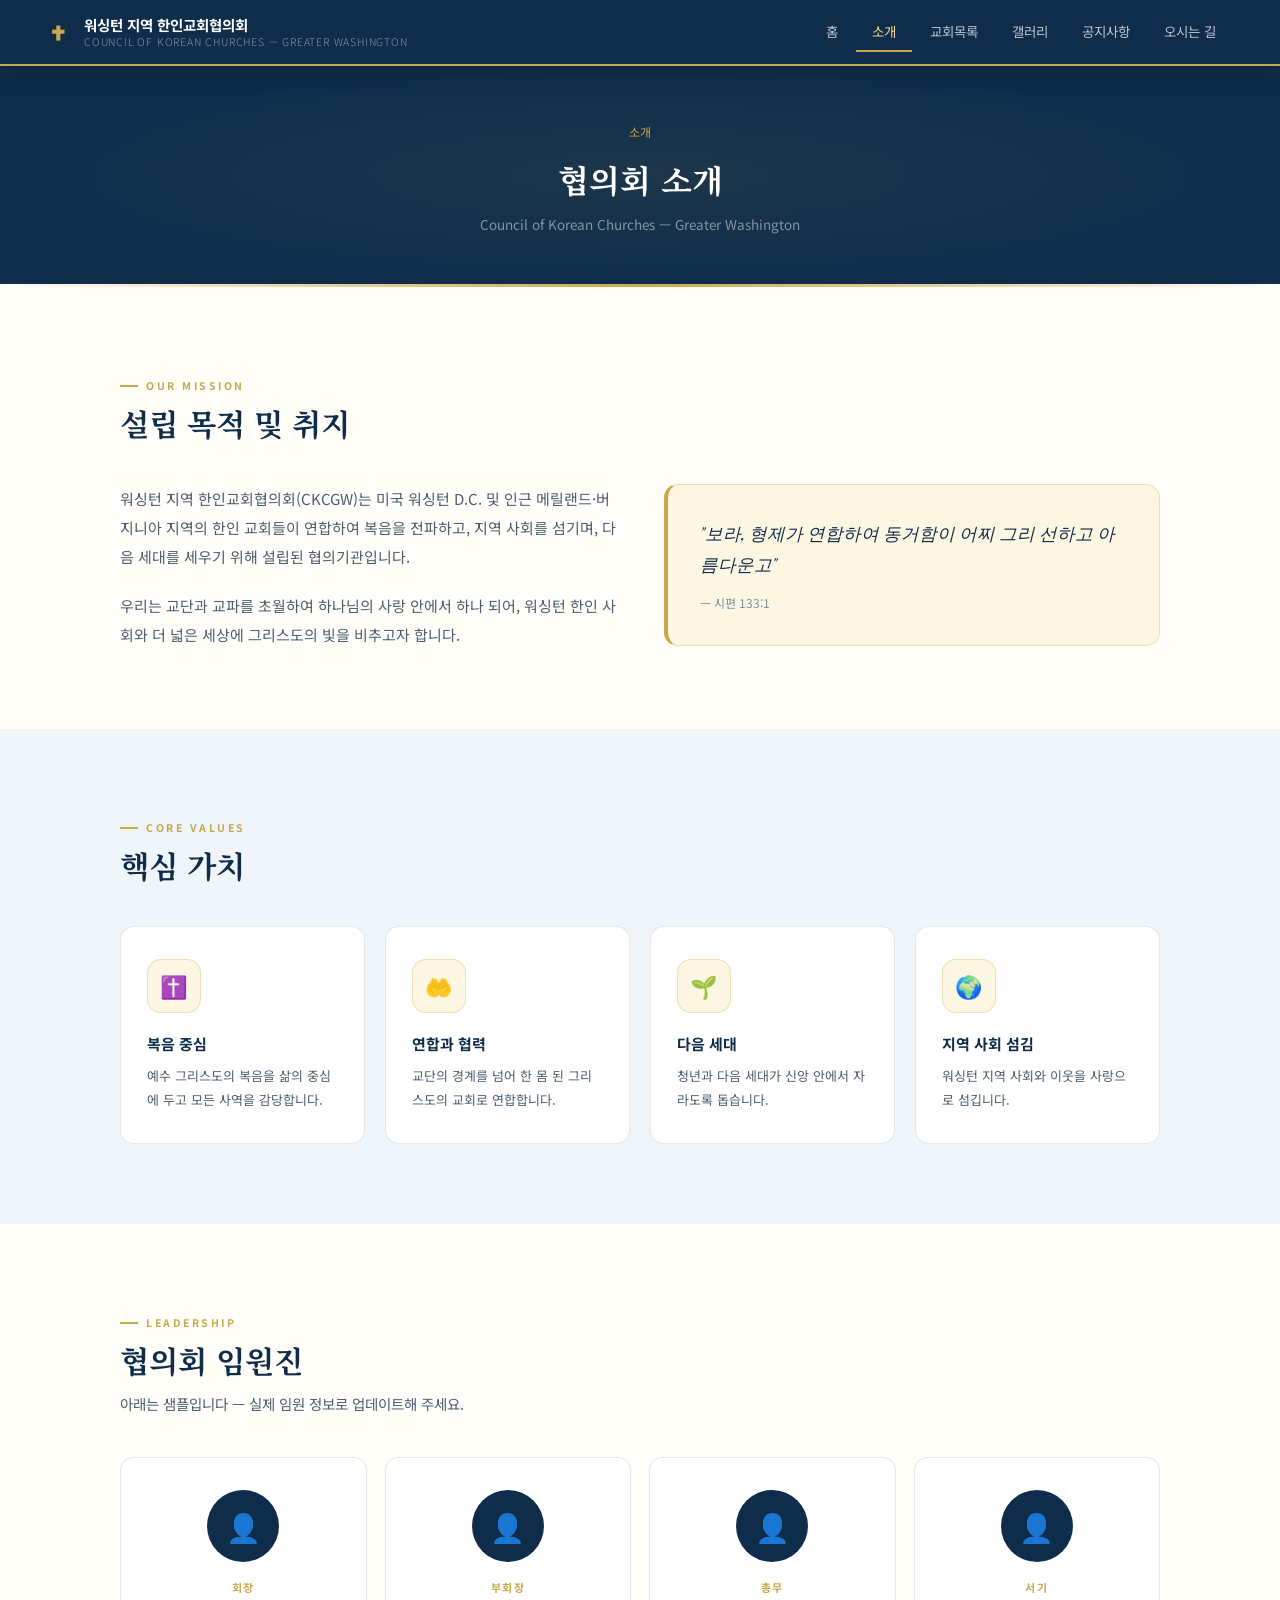
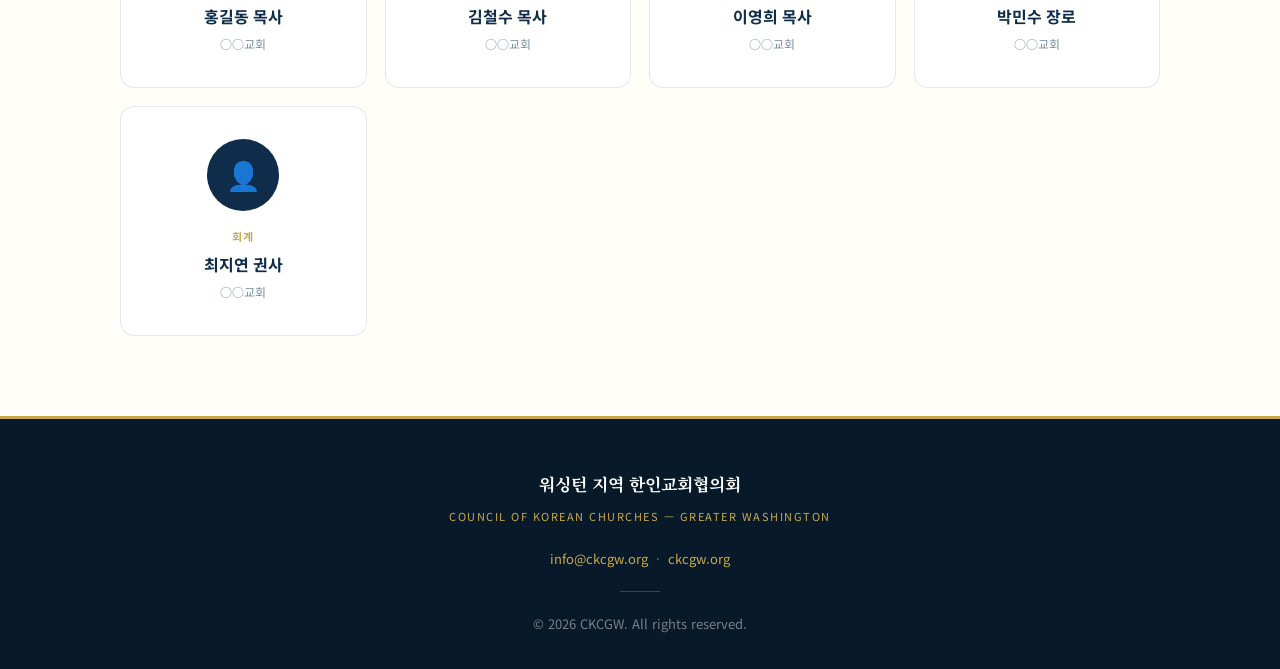
<file: 교회 사이트 2/about.html>
<!DOCTYPE html>
<html lang="ko">
<head>
  <meta charset="UTF-8" />
  <meta name="viewport" content="width=device-width, initial-scale=1.0" />
  <title>소개 — 워싱턴 지역 한인교회협의회</title>
  <link rel="stylesheet" href="style.css" />
</head>
<body>
  <nav class="navbar">
    <div class="navbar-logo">
      <div class="logo-cross">✝</div>
      <div class="logo-text">워싱턴 지역 한인교회협의회<small>Council of Korean Churches — Greater Washington</small></div>
    </div>
    <ul class="navbar-menu">
      <li><a href="index.html">홈</a></li>
      <li><a href="about.html" class="active">소개</a></li>
      <li><a href="churches.html">교회목록</a></li>
      <li><a href="gallery.html">갤러리</a></li>
      <li><a href="news.html">공지사항</a></li>
      <li><a href="contact.html">오시는 길</a></li>
    </ul>
    <div class="hamburger"><span></span><span></span><span></span></div>
  </nav>

  <div class="page-hero">
    <div class="breadcrumb"><span>소개</span></div>
    <h1>협의회 소개</h1>
    <p>Council of Korean Churches — Greater Washington</p>
  </div>
  <div class="page-gold-line"></div>

  <!-- 설립 취지 -->
  <div class="section-wrap">
    <div class="container">
      <div class="section-header reveal">
        <div class="section-label">Our Mission</div>
        <h2 class="section-title">설립 목적 및 취지</h2>
      </div>
      <div style="display:grid;grid-template-columns:1fr 1fr;gap:3rem;align-items:start;" class="reveal">
        <div>
          <p style="font-size:15px;line-height:1.95;color:var(--text-mid);margin-bottom:1.2rem;">
            워싱턴 지역 한인교회협의회(CKCGW)는 미국 워싱턴 D.C. 및 인근 메릴랜드·버지니아 지역의
            한인 교회들이 연합하여 복음을 전파하고, 지역 사회를 섬기며, 다음 세대를 세우기 위해
            설립된 협의기관입니다.
          </p>
          <p style="font-size:15px;line-height:1.95;color:var(--text-mid);">
            우리는 교단과 교파를 초월하여 하나님의 사랑 안에서 하나 되어, 워싱턴 한인 사회와
            더 넓은 세상에 그리스도의 빛을 비추고자 합니다.
          </p>
        </div>
        <div style="background:var(--gold-pale);border:1px solid var(--border-gold);border-radius:var(--radius-md);padding:2rem;border-left:4px solid var(--gold);">
          <p style="font-family:'Playfair Display',serif;font-style:italic;font-size:1.1rem;color:var(--navy);line-height:1.8;margin-bottom:0.8rem;">
            "보라, 형제가 연합하여 동거함이 어찌 그리 선하고 아름다운고"
          </p>
          <p style="font-size:12px;color:var(--text-soft);">— 시편 133:1</p>
        </div>
      </div>
    </div>
  </div>

  <!-- 핵심 가치 -->
  <div class="section-wrap bg-soft">
    <div class="container">
      <div class="section-header reveal">
        <div class="section-label">Core Values</div>
        <h2 class="section-title">핵심 가치</h2>
      </div>
      <div class="cards-4">
        <div class="feature-card reveal"><div class="feature-icon">✝️</div><div class="feature-title">복음 중심</div><div class="feature-desc">예수 그리스도의 복음을 삶의 중심에 두고 모든 사역을 감당합니다.</div></div>
        <div class="feature-card reveal"><div class="feature-icon">🤲</div><div class="feature-title">연합과 협력</div><div class="feature-desc">교단의 경계를 넘어 한 몸 된 그리스도의 교회로 연합합니다.</div></div>
        <div class="feature-card reveal"><div class="feature-icon">🌱</div><div class="feature-title">다음 세대</div><div class="feature-desc">청년과 다음 세대가 신앙 안에서 자라도록 돕습니다.</div></div>
        <div class="feature-card reveal"><div class="feature-icon">🌍</div><div class="feature-title">지역 사회 섬김</div><div class="feature-desc">워싱턴 지역 사회와 이웃을 사랑으로 섬깁니다.</div></div>
      </div>
    </div>
  </div>

  <!-- 임원 구성 -->
  <div class="section-wrap">
    <div class="container">
      <div class="section-header reveal">
        <div class="section-label">Leadership</div>
        <h2 class="section-title">협의회 임원진</h2>
        <p class="section-desc">아래는 샘플입니다 — 실제 임원 정보로 업데이트해 주세요.</p>
      </div>
      <div class="leadership-grid">
        <div class="leader-card reveal"><div class="leader-avatar">👤</div><div class="leader-role">회장</div><div class="leader-name">홍길동 목사</div><div class="leader-church">○○교회</div></div>
        <div class="leader-card reveal"><div class="leader-avatar">👤</div><div class="leader-role">부회장</div><div class="leader-name">김철수 목사</div><div class="leader-church">○○교회</div></div>
        <div class="leader-card reveal"><div class="leader-avatar">👤</div><div class="leader-role">총무</div><div class="leader-name">이영희 목사</div><div class="leader-church">○○교회</div></div>
        <div class="leader-card reveal"><div class="leader-avatar">👤</div><div class="leader-role">서기</div><div class="leader-name">박민수 장로</div><div class="leader-church">○○교회</div></div>
        <div class="leader-card reveal"><div class="leader-avatar">👤</div><div class="leader-role">회계</div><div class="leader-name">최지연 권사</div><div class="leader-church">○○교회</div></div>
      </div>
    </div>
  </div>

  <footer class="footer">
    <div class="footer-logo">워싱턴 지역 한인교회협의회</div>
    <div class="footer-en">COUNCIL OF KOREAN CHURCHES — GREATER WASHINGTON</div>
    <a href="mailto:info@ckcgw.org">info@ckcgw.org</a> &nbsp;·&nbsp; <a href="https://ckcgw.org">ckcgw.org</a>
    <div class="footer-divider"></div>
    © 2026 CKCGW. All rights reserved.
  </footer>
  <script src="script.js"></script>
</body>
</html>
</file>
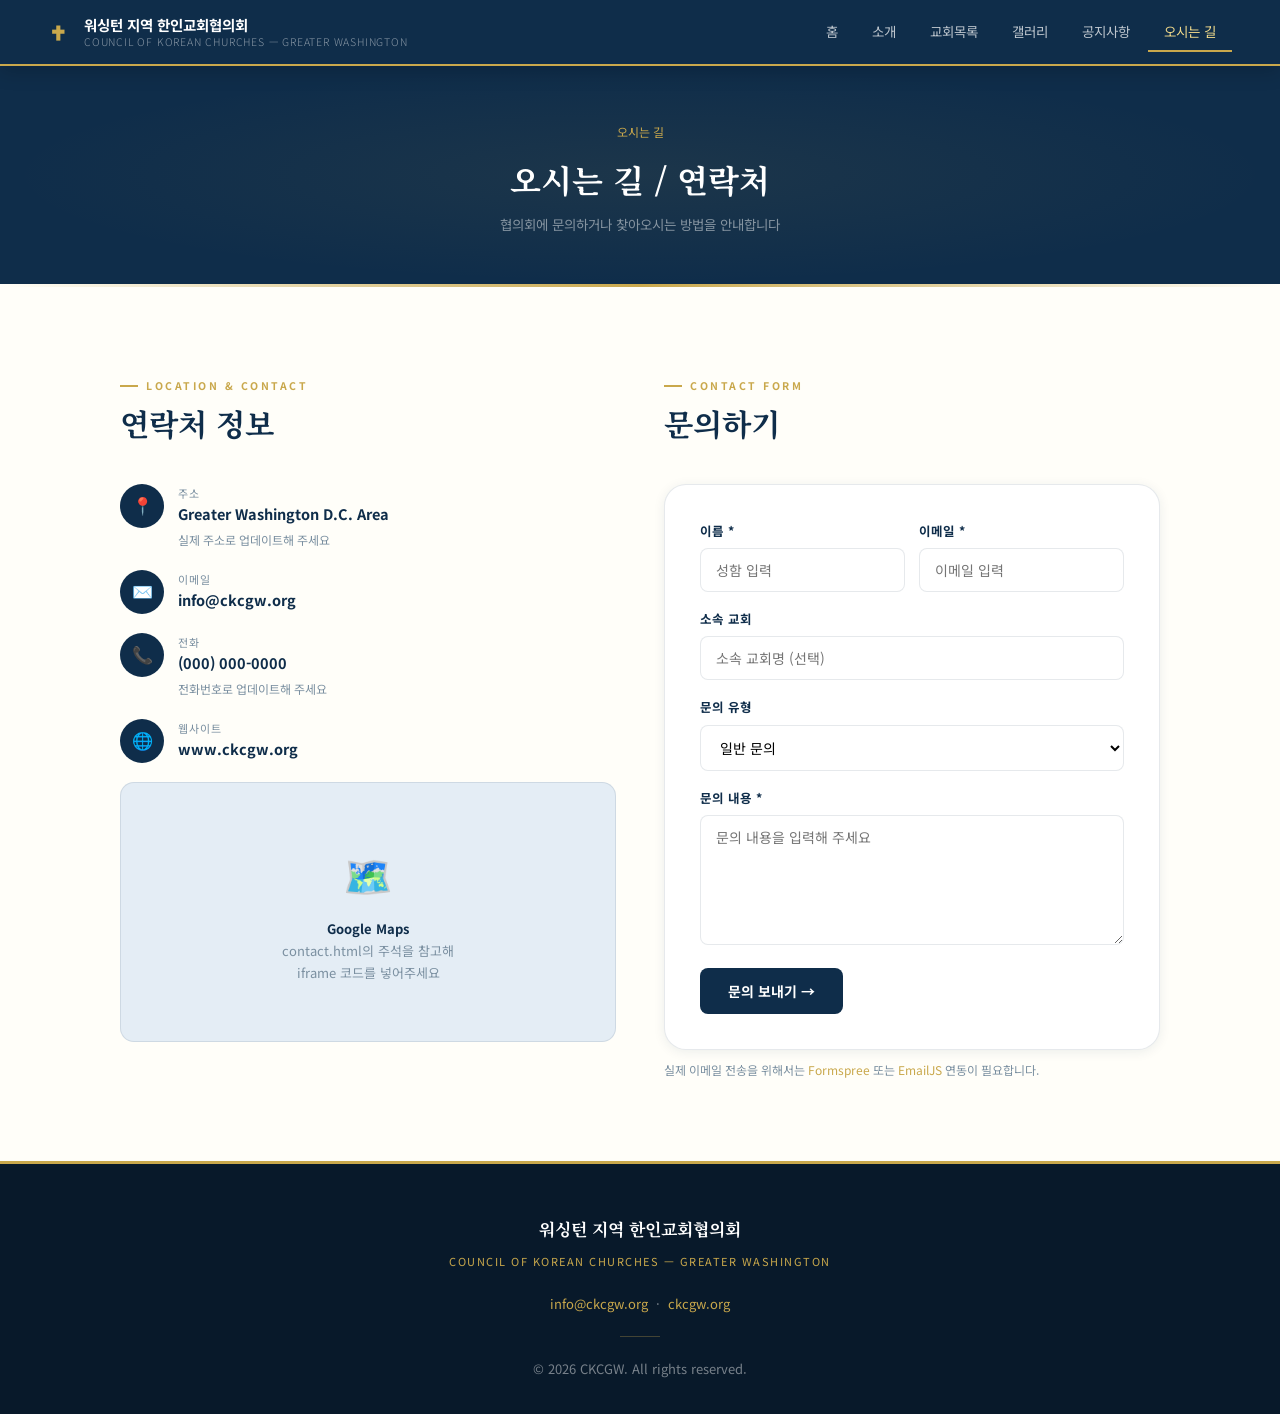
<file: 교회 사이트 2/contact.html>
<!DOCTYPE html>
<html lang="ko">
<head>
  <meta charset="UTF-8" />
  <meta name="viewport" content="width=device-width, initial-scale=1.0" />
  <title>오시는 길 — 워싱턴 지역 한인교회협의회</title>
  <link rel="stylesheet" href="style.css" />
  <style>
    .two-col { display:grid; grid-template-columns:1fr 1fr; gap:3rem; }
    .info-icon-row { display:flex; align-items:flex-start; gap:14px; margin-bottom:1.2rem; }
    .info-circle { width:44px; height:44px; border-radius:50%; background:var(--navy); color:var(--gold); display:flex; align-items:center; justify-content:center; font-size:17px; flex-shrink:0; }
    .info-text-label { font-size:11px; color:var(--text-soft); text-transform:uppercase; letter-spacing:1px; }
    .info-text-value { font-size:14.5px; font-weight:700; color:var(--navy); }
    .btn-submit { background:var(--navy); color:#fff; border:none; padding:13px 28px; border-radius:var(--radius-sm); font-size:14px; font-weight:700; font-family:'Noto Sans KR',sans-serif; cursor:pointer; transition:background 0.2s; }
    .btn-submit:hover { background:var(--navy-mid); }
    @media(max-width:680px){ .two-col{grid-template-columns:1fr;} }
  </style>
</head>
<body>
  <nav class="navbar">
    <div class="navbar-logo">
      <div class="logo-cross">✝</div>
      <div class="logo-text">워싱턴 지역 한인교회협의회<small>Council of Korean Churches — Greater Washington</small></div>
    </div>
    <ul class="navbar-menu">
      <li><a href="index.html">홈</a></li>
      <li><a href="about.html">소개</a></li>
      <li><a href="churches.html">교회목록</a></li>
      <li><a href="gallery.html">갤러리</a></li>
      <li><a href="news.html">공지사항</a></li>
      <li><a href="contact.html" class="active">오시는 길</a></li>
    </ul>
    <div class="hamburger"><span></span><span></span><span></span></div>
  </nav>

  <div class="page-hero">
    <div class="breadcrumb"><span>오시는 길</span></div>
    <h1>오시는 길 / 연락처</h1>
    <p>협의회에 문의하거나 찾아오시는 방법을 안내합니다</p>
  </div>
  <div class="page-gold-line"></div>

  <div class="section-wrap">
    <div class="container">
      <div class="two-col">
        <div class="reveal">
          <div class="section-header">
            <div class="section-label">Location & Contact</div>
            <h2 class="section-title">연락처 정보</h2>
          </div>
          <div class="info-icon-row">
            <div class="info-circle">📍</div>
            <div>
              <div class="info-text-label">주소</div>
              <div class="info-text-value">Greater Washington D.C. Area</div>
              <div style="font-size:12px;color:var(--text-soft);margin-top:3px;">실제 주소로 업데이트해 주세요</div>
            </div>
          </div>
          <div class="info-icon-row">
            <div class="info-circle">✉️</div>
            <div>
              <div class="info-text-label">이메일</div>
              <div class="info-text-value"><a href="mailto:info@ckcgw.org" style="color:var(--navy);">info@ckcgw.org</a></div>
            </div>
          </div>
          <div class="info-icon-row">
            <div class="info-circle">📞</div>
            <div>
              <div class="info-text-label">전화</div>
              <div class="info-text-value">(000) 000-0000</div>
              <div style="font-size:12px;color:var(--text-soft);margin-top:3px;">전화번호로 업데이트해 주세요</div>
            </div>
          </div>
          <div class="info-icon-row">
            <div class="info-circle">🌐</div>
            <div>
              <div class="info-text-label">웹사이트</div>
              <div class="info-text-value"><a href="https://ckcgw.org" style="color:var(--navy);">www.ckcgw.org</a></div>
            </div>
          </div>

          <!-- Google Maps embed: 아래 주석 해제하고 iframe src 교체 -->
          <!--
          <iframe
            src="https://www.google.com/maps/embed?pb=!1m18!..."
            class="map-box" style="height:240px;"
            allowfullscreen loading="lazy">
          </iframe>
          -->
          <div class="map-box">
            <div style="font-size:40px;">🗺️</div>
            <div style="font-size:13px;text-align:center;line-height:1.7;">
              <strong style="color:var(--navy);">Google Maps</strong><br>
              contact.html의 주석을 참고해<br>iframe 코드를 넣어주세요
            </div>
          </div>
        </div>

        <div class="reveal">
          <div class="section-header">
            <div class="section-label">Contact Form</div>
            <h2 class="section-title">문의하기</h2>
          </div>
          <form class="contact-form" id="contactForm">
            <div class="form-row">
              <div class="form-group"><label>이름 *</label><input type="text" required placeholder="성함 입력" /></div>
              <div class="form-group"><label>이메일 *</label><input type="email" required placeholder="이메일 입력" /></div>
            </div>
            <div class="form-group"><label>소속 교회</label><input type="text" placeholder="소속 교회명 (선택)" /></div>
            <div class="form-group">
              <label>문의 유형</label>
              <select>
                <option>일반 문의</option>
                <option>교회 등록 문의</option>
                <option>행사/모임 문의</option>
                <option>봉사 참여 문의</option>
                <option>기타</option>
              </select>
            </div>
            <div class="form-group"><label>문의 내용 *</label><textarea required placeholder="문의 내용을 입력해 주세요"></textarea></div>
            <button type="submit" class="btn-submit">문의 보내기 →</button>
          </form>
          <p style="font-size:12px;color:var(--text-soft);margin-top:10px;line-height:1.7;">
            실제 이메일 전송을 위해서는 <a href="https://formspree.io" style="color:var(--gold);">Formspree</a> 또는
            <a href="https://www.emailjs.com" style="color:var(--gold);">EmailJS</a> 연동이 필요합니다.
          </p>
        </div>
      </div>
    </div>
  </div>

  <footer class="footer">
    <div class="footer-logo">워싱턴 지역 한인교회협의회</div>
    <div class="footer-en">COUNCIL OF KOREAN CHURCHES — GREATER WASHINGTON</div>
    <a href="mailto:info@ckcgw.org">info@ckcgw.org</a> &nbsp;·&nbsp; <a href="https://ckcgw.org">ckcgw.org</a>
    <div class="footer-divider"></div>
    © 2026 CKCGW. All rights reserved.
  </footer>
  <script src="script.js"></script>
</body>
</html>
</file>
<file: 교회 사이트 2/style.css>
@import url('https://fonts.googleapis.com/css2?family=Noto+Serif+KR:wght@300;400;600;700&family=Noto+Sans+KR:wght@300;400;500;700&family=Playfair+Display:ital,wght@0,400;0,700;1,400&display=swap');

/* ━━━━━━━━━━━━━━━━━━━━━━━━━━━━━━━
   CSS 변수
━━━━━━━━━━━━━━━━━━━━━━━━━━━━━━━ */
:root {
  --navy:        #0f2d4a;
  --navy-mid:    #1a4268;
  --navy-light:  #2a5f8f;
  --gold:        #c9a84c;
  --gold-light:  #f0d98a;
  --gold-pale:   #fdf6e3;
  --cream:       #faf8f4;
  --warm-white:  #fffef9;
  --text:        #1c2c3a;
  --text-mid:    #4a5f72;
  --text-soft:   #7a8fa0;
  --border:      rgba(15,45,74,0.1);
  --border-gold: rgba(201,168,76,0.3);
  --radius-sm:   8px;
  --radius-md:   14px;
  --radius-lg:   22px;
  --shadow-sm:   0 2px 12px rgba(15,45,74,0.08);
  --shadow-md:   0 6px 28px rgba(15,45,74,0.13);
  --shadow-lg:   0 16px 60px rgba(15,45,74,0.18);
}

/* ━━━━━━━━━━ 리셋 & 기본 ━━━━━━━━━━ */
*, *::before, *::after { margin: 0; padding: 0; box-sizing: border-box; }
html { scroll-behavior: smooth; }
body {
  font-family: 'Noto Sans KR', sans-serif;
  color: var(--text);
  background: var(--warm-white);
  line-height: 1.7;
  overflow-x: hidden;
}
a { text-decoration: none; color: inherit; }
img { display: block; width: 100%; object-fit: cover; }

/* ━━━━━━━━━━ 네비게이션 ━━━━━━━━━━ */
.navbar {
  position: sticky;
  top: 0;
  z-index: 999;
  background: var(--navy);
  height: 66px;
  display: flex;
  align-items: center;
  justify-content: space-between;
  padding: 0 3rem;
  border-bottom: 2px solid var(--gold);
  box-shadow: 0 4px 20px rgba(0,0,0,0.2);
}

.navbar-logo {
  display: flex;
  align-items: center;
  gap: 14px;
}
.logo-cross { font-size: 22px; color: var(--gold); line-height: 1; }
.logo-text { color: #fff; font-size: 14.5px; font-weight: 700; line-height: 1.35; }
.logo-text small {
  display: block; font-size: 10.5px; font-weight: 300;
  color: rgba(255,255,255,0.5); letter-spacing: 0.8px; text-transform: uppercase;
}

.navbar-menu { display: flex; list-style: none; gap: 2px; }
.navbar-menu a {
  display: block;
  color: rgba(255,255,255,0.72);
  font-size: 13.5px;
  padding: 8px 16px;
  border-radius: var(--radius-sm);
  transition: all 0.2s;
}
.navbar-menu a:hover { color: var(--gold-light); background: rgba(255,255,255,0.08); }
.navbar-menu a.active { color: var(--gold-light); border-bottom: 2px solid var(--gold); border-radius: 0; background: transparent; }

.hamburger { display: none; flex-direction: column; gap: 5px; cursor: pointer; padding: 6px; }
.hamburger span { display: block; width: 24px; height: 2px; background: #fff; border-radius: 2px; transition: all 0.3s; }

/* ━━━━━━━━━━ 히어로 ━━━━━━━━━━ */
.hero {
  position: relative;
  background: var(--navy);
  min-height: 520px;
  display: flex;
  align-items: center;
  justify-content: center;
  text-align: center;
  overflow: hidden;
}
.hero::before {
  content: '';
  position: absolute; inset: 0;
  background-image:
    radial-gradient(ellipse 80% 60% at 50% 40%, rgba(201,168,76,0.09) 0%, transparent 70%),
    radial-gradient(ellipse 60% 80% at 20% 80%, rgba(42,95,143,0.35) 0%, transparent 60%),
    radial-gradient(ellipse 50% 60% at 80% 10%, rgba(26,66,104,0.4) 0%, transparent 55%);
}
.hero::after {
  content: '✝';
  position: absolute;
  font-size: 400px;
  color: rgba(255,255,255,0.022);
  top: 50%; left: 50%;
  transform: translate(-50%, -50%);
  pointer-events: none; line-height: 1;
}

/* 장식용 기하학 패턴 */
.hero-pattern {
  position: absolute; inset: 0; pointer-events: none; overflow: hidden;
}
.hero-pattern::before {
  content: '';
  position: absolute;
  width: 500px; height: 500px;
  border: 1px solid rgba(201,168,76,0.08);
  border-radius: 50%;
  top: -100px; right: -100px;
}
.hero-pattern::after {
  content: '';
  position: absolute;
  width: 300px; height: 300px;
  border: 1px solid rgba(201,168,76,0.06);
  border-radius: 50%;
  bottom: -80px; left: -60px;
}

.hero-inner {
  position: relative; z-index: 2;
  padding: 5rem 2rem 4.5rem;
  max-width: 740px;
}

.hero-eyebrow {
  display: inline-flex; align-items: center; gap: 10px;
  font-size: 11px; letter-spacing: 2.5px; text-transform: uppercase;
  color: var(--gold); font-weight: 700; margin-bottom: 1.4rem;
}
.hero-eyebrow::before, .hero-eyebrow::after {
  content: ''; display: block; width: 32px; height: 1px; background: var(--gold); opacity: 0.6;
}

.hero h1 {
  font-family: 'Noto Serif KR', serif;
  font-size: 2.7rem; font-weight: 700; color: #fff;
  line-height: 1.3; margin-bottom: 0.5rem; letter-spacing: -0.5px;
}

.hero-en {
  font-family: 'Playfair Display', serif;
  font-style: italic; font-size: 1.05rem;
  color: rgba(255,255,255,0.42); margin-bottom: 1.8rem;
}

.hero-verse {
  font-size: 14px; color: rgba(255,255,255,0.62);
  font-style: italic; line-height: 1.85;
  margin: 0 auto 2.5rem;
  padding: 0.8rem 1.4rem;
  border-left: 2px solid var(--gold);
  text-align: left; max-width: 460px;
  background: rgba(255,255,255,0.03);
  border-radius: 0 var(--radius-sm) var(--radius-sm) 0;
}

.hero-btns { display: flex; gap: 14px; justify-content: center; flex-wrap: wrap; }

/* ━━━━━━━━━━ 버튼 ━━━━━━━━━━ */
.btn {
  display: inline-flex; align-items: center; gap: 8px;
  padding: 13px 28px; border-radius: var(--radius-sm);
  font-size: 14px; font-weight: 700;
  font-family: 'Noto Sans KR', sans-serif;
  transition: all 0.22s; cursor: pointer; border: none; letter-spacing: 0.3px;
}
.btn-gold { background: var(--gold); color: var(--navy); }
.btn-gold:hover { background: var(--gold-light); transform: translateY(-2px); box-shadow: 0 8px 24px rgba(201,168,76,0.45); }
.btn-outline-white { border: 2px solid rgba(255,255,255,0.35); color: #fff; background: transparent; }
.btn-outline-white:hover { background: rgba(255,255,255,0.1); border-color: rgba(255,255,255,0.65); }
.btn-navy { background: var(--navy); color: #fff; }
.btn-navy:hover { background: var(--navy-mid); transform: translateY(-1px); box-shadow: var(--shadow-md); }
.btn-outline-navy { border: 2px solid var(--navy); color: var(--navy); background: transparent; }
.btn-outline-navy:hover { background: var(--navy); color: #fff; }

/* ━━━━━━━━━━ 정보 바 ━━━━━━━━━━ */
.info-strip {
  background: var(--gold-pale);
  border-bottom: 3px solid var(--gold);
  display: flex; justify-content: center; flex-wrap: wrap;
}
.info-strip-item {
  display: flex; align-items: center; gap: 14px;
  padding: 18px 36px;
  border-right: 1px solid var(--border-gold);
}
.info-strip-item:last-child { border-right: none; }
.info-icon-box {
  width: 44px; height: 44px; border-radius: 50%;
  background: var(--navy); color: var(--gold);
  display: flex; align-items: center; justify-content: center;
  font-size: 17px; flex-shrink: 0;
}
.info-strip-label { font-size: 10.5px; color: var(--text-soft); text-transform: uppercase; letter-spacing: 1px; }
.info-strip-value { font-size: 14px; font-weight: 700; color: var(--navy); }

/* ━━━━━━━━━━ 섹션 공통 ━━━━━━━━━━ */
.section-wrap { padding: 5rem 2rem; }
.section-wrap.bg-cream { background: var(--cream); }
.section-wrap.bg-navy  { background: var(--navy); }
.section-wrap.bg-soft  { background: #f0f5fa; }
.container { max-width: 1040px; margin: 0 auto; }

.section-label {
  display: inline-flex; align-items: center; gap: 8px;
  font-size: 10.5px; letter-spacing: 2.5px; text-transform: uppercase;
  color: var(--gold); font-weight: 700; margin-bottom: 8px;
}
.section-label::before { content: ''; display: block; width: 18px; height: 2px; background: var(--gold); }

.section-title {
  font-family: 'Noto Serif KR', serif;
  font-size: 1.9rem; font-weight: 700; color: var(--navy);
  line-height: 1.35; margin-bottom: 0.6rem;
}
.bg-navy .section-title { color: #fff; }

.section-desc { font-size: 14.5px; color: var(--text-mid); max-width: 520px; line-height: 1.85; }
.bg-navy .section-desc { color: rgba(255,255,255,0.55); }
.section-header { margin-bottom: 2.5rem; }

/* ━━━━━━━━━━ 피처 카드 ━━━━━━━━━━ */
.cards-4 { display: grid; grid-template-columns: repeat(auto-fit, minmax(210px, 1fr)); gap: 20px; }

.feature-card {
  background: #fff; border: 1px solid var(--border);
  border-radius: var(--radius-md); padding: 2rem 1.6rem;
  position: relative; overflow: hidden; transition: transform 0.25s, box-shadow 0.25s;
}
.feature-card::before {
  content: ''; position: absolute; top: 0; left: 0; right: 0;
  height: 3px; background: linear-gradient(90deg, var(--gold), var(--gold-light));
  transform: scaleX(0); transform-origin: left; transition: transform 0.3s;
}
.feature-card:hover { transform: translateY(-5px); box-shadow: var(--shadow-md); }
.feature-card:hover::before { transform: scaleX(1); }

.feature-icon {
  width: 54px; height: 54px; border-radius: 14px;
  background: var(--gold-pale); display: flex; align-items: center;
  justify-content: center; font-size: 22px; margin-bottom: 1.1rem;
  border: 1px solid var(--border-gold);
}
.feature-title { font-weight: 700; font-size: 15px; color: var(--navy); margin-bottom: 8px; }
.feature-desc { font-size: 13px; color: var(--text-mid); line-height: 1.8; }

/* ━━━━━━━━━━ 공지사항 카드 ━━━━━━━━━━ */
.news-list { display: flex; flex-direction: column; gap: 12px; }
.news-card {
  background: #fff; border: 1px solid var(--border);
  border-radius: var(--radius-md); padding: 1.3rem 1.6rem;
  display: flex; align-items: center; gap: 18px;
  transition: all 0.22s; cursor: pointer; position: relative; overflow: hidden;
}
.news-card::before {
  content: ''; position: absolute; left: 0; top: 0; bottom: 0;
  width: 3px; background: var(--gold); transform: scaleY(0); transition: transform 0.25s;
}
.news-card:hover { border-color: rgba(201,168,76,0.4); box-shadow: var(--shadow-sm); transform: translateX(4px); }
.news-card:hover::before { transform: scaleY(1); }

.news-date-box { background: var(--navy); color: #fff; border-radius: 10px; padding: 10px 12px; text-align: center; min-width: 54px; flex-shrink: 0; }
.news-date-month { font-size: 10px; text-transform: uppercase; opacity: 0.65; letter-spacing: 0.5px; }
.news-date-day { font-size: 24px; font-weight: 700; line-height: 1.05; }

.news-badge { display: inline-block; font-size: 10px; font-weight: 700; padding: 2px 10px; border-radius: 20px; margin-bottom: 5px; }
.badge-event     { background: #e8f5e9; color: #1b5e20; }
.badge-notice    { background: #e3f0fb; color: #0d3a63; }
.badge-service   { background: #f3e5f5; color: #4a148c; }
.badge-volunteer { background: var(--gold-pale); color: #6b4c00; border: 1px solid var(--border-gold); }

.news-title   { font-size: 14.5px; font-weight: 700; margin-bottom: 4px; }
.news-preview { font-size: 12.5px; color: var(--text-soft); line-height: 1.6; }
.news-arrow   { margin-left: auto; color: var(--text-soft); font-size: 20px; flex-shrink: 0; transition: transform 0.2s; }
.news-card:hover .news-arrow { transform: translateX(4px); color: var(--gold); }

/* ━━━━━━━━━━ 사역 그리드 ━━━━━━━━━━ */
.ministry-grid { display: grid; grid-template-columns: repeat(auto-fill, minmax(140px, 1fr)); gap: 14px; }
.ministry-card {
  border: 1px solid rgba(255,255,255,0.15); border-radius: var(--radius-md);
  padding: 1.6rem 1rem; text-align: center; cursor: pointer;
  transition: all 0.22s; background: rgba(255,255,255,0.05);
}
.ministry-card:hover { background: rgba(201,168,76,0.15); border-color: rgba(201,168,76,0.5); transform: translateY(-3px); }
.ministry-icon { font-size: 30px; margin-bottom: 10px; }
.ministry-name { font-size: 13.5px; font-weight: 500; color: rgba(255,255,255,0.9); }

/* ━━━━━━━━━━ 갤러리 ━━━━━━━━━━ */
.year-tabs { display: flex; gap: 8px; margin-bottom: 2rem; flex-wrap: wrap; }
.year-tab {
  padding: 9px 24px; border-radius: 30px; font-size: 14px; font-weight: 700;
  cursor: pointer; border: 2px solid var(--border); background: #fff;
  color: var(--text-mid); font-family: 'Noto Sans KR', sans-serif; transition: all 0.2s;
}
.year-tab:hover { border-color: var(--navy); color: var(--navy); }
.year-tab.active { background: var(--navy); color: #fff; border-color: var(--navy); box-shadow: var(--shadow-sm); }

.gallery-grid { display: grid; grid-template-columns: repeat(auto-fill, minmax(240px, 1fr)); gap: 16px; }
.gallery-item {
  border-radius: var(--radius-md); overflow: hidden; cursor: pointer;
  position: relative; aspect-ratio: 4/3;
  background: var(--cream); border: 1px solid var(--border);
  transition: transform 0.25s, box-shadow 0.25s;
}
.gallery-item:hover { transform: scale(1.02); box-shadow: var(--shadow-md); z-index: 2; }
.gallery-item img { width: 100%; height: 100%; object-fit: cover; transition: transform 0.4s; }
.gallery-item:hover img { transform: scale(1.06); }

.gallery-overlay {
  position: absolute; inset: 0;
  background: linear-gradient(to top, rgba(15,45,74,0.78) 0%, transparent 55%);
  opacity: 0; transition: opacity 0.25s;
  display: flex; align-items: flex-end; padding: 1rem;
}
.gallery-item:hover .gallery-overlay { opacity: 1; }
.gallery-caption { color: #fff; font-size: 13px; font-weight: 500; line-height: 1.4; }

.photo-placeholder {
  width: 100%; height: 100%;
  display: flex; flex-direction: column; align-items: center; justify-content: center; gap: 10px;
  background: linear-gradient(135deg, #e4ecf5 0%, #d0dcea 100%);
  color: var(--text-soft);
}
.photo-placeholder-icon { font-size: 36px; opacity: 0.45; }
.photo-placeholder-text { font-size: 12px; text-align: center; padding: 0 1rem; line-height: 1.6; }

.upload-guide {
  background: var(--gold-pale); border: 2px dashed rgba(201,168,76,0.5);
  border-radius: var(--radius-md); padding: 1.4rem 1.8rem;
  margin-bottom: 2rem; font-size: 13.5px; color: #5a4010; line-height: 1.85;
}
.upload-guide strong { color: var(--navy); }
.upload-guide code { background: rgba(201,168,76,0.2); padding: 1px 7px; border-radius: 4px; font-family: monospace; font-size: 12.5px; }

/* 라이트박스 */
.lightbox {
  display: none; position: fixed; inset: 0; z-index: 9999;
  background: rgba(0,0,0,0.93); align-items: center; justify-content: center; padding: 2rem;
}
.lightbox.open { display: flex; }
.lightbox-inner { position: relative; max-width: 900px; max-height: 82vh; width: 100%; text-align: center; }
.lightbox-inner img { max-height: 76vh; object-fit: contain; border-radius: var(--radius-sm); margin: auto; width: auto; }
.lightbox-close { position: absolute; top: -46px; right: 0; color: #fff; font-size: 30px; cursor: pointer; opacity: 0.75; background: none; border: none; line-height: 1; transition: opacity 0.2s; }
.lightbox-close:hover { opacity: 1; }
.lightbox-caption { color: rgba(255,255,255,0.7); text-align: center; margin-top: 14px; font-size: 14px; }

/* ━━━━━━━━━━ 교회 목록 ━━━━━━━━━━ */
.search-bar { display: flex; gap: 10px; margin-bottom: 1.5rem; flex-wrap: wrap; }
.search-bar input {
  flex: 1; min-width: 220px; padding: 12px 20px;
  border: 1.5px solid var(--border); border-radius: 30px;
  font-size: 14px; font-family: 'Noto Sans KR', sans-serif; outline: none; background: #fff;
}
.search-bar input:focus { border-color: var(--navy-mid); }
.filter-btn {
  padding: 10px 20px; border: 2px solid var(--border); border-radius: 30px;
  background: #fff; font-size: 13px; font-weight: 700; cursor: pointer;
  font-family: 'Noto Sans KR', sans-serif; transition: all 0.2s; color: var(--text-mid);
}
.filter-btn:hover { border-color: var(--navy); color: var(--navy); }
.filter-btn.active { background: var(--navy); color: #fff; border-color: var(--navy); }

.churches-grid { display: grid; grid-template-columns: repeat(auto-fill, minmax(280px, 1fr)); gap: 18px; }
.church-card {
  background: #fff; border: 1px solid var(--border);
  border-radius: var(--radius-md); padding: 1.6rem;
  transition: all 0.22s; border-top: 3px solid transparent;
}
.church-card:hover { box-shadow: var(--shadow-md); border-top-color: var(--gold); transform: translateY(-3px); }
.church-name  { font-size: 16px; font-weight: 700; color: var(--navy); margin-bottom: 3px; }
.church-pastor { font-size: 12.5px; color: var(--text-soft); margin-bottom: 12px; }
.church-info-row { display: flex; gap: 8px; font-size: 12.5px; color: var(--text-mid); margin-bottom: 5px; align-items: flex-start; }
.church-tag { display: inline-block; font-size: 10.5px; font-weight: 700; padding: 3px 11px; border-radius: 20px; background: var(--navy); color: #fff; margin-top: 10px; }

/* ━━━━━━━━━━ 소개 ━━━━━━━━━━ */
.leadership-grid { display: grid; grid-template-columns: repeat(auto-fill, minmax(200px, 1fr)); gap: 18px; }
.leader-card {
  background: #fff; border: 1px solid var(--border);
  border-radius: var(--radius-md); padding: 2rem 1.4rem; text-align: center;
  transition: all 0.22s;
}
.leader-card:hover { box-shadow: var(--shadow-md); transform: translateY(-4px); }
.leader-avatar {
  width: 72px; height: 72px; border-radius: 50%;
  background: var(--navy); color: var(--gold);
  display: flex; align-items: center; justify-content: center;
  font-size: 28px; margin: 0 auto 1rem;
}
.leader-role { font-size: 11px; text-transform: uppercase; letter-spacing: 1.5px; color: var(--gold); font-weight: 700; margin-bottom: 6px; }
.leader-name { font-size: 16px; font-weight: 700; color: var(--navy); margin-bottom: 4px; }
.leader-church { font-size: 12px; color: var(--text-soft); }

/* ━━━━━━━━━━ 연락처 & 폼 ━━━━━━━━━━ */
.contact-grid { display: grid; grid-template-columns: repeat(auto-fit, minmax(220px, 1fr)); gap: 16px; }
.contact-card { background: #fff; border: 1px solid var(--border); border-radius: var(--radius-md); padding: 1.6rem; transition: box-shadow 0.2s; }
.contact-card:hover { box-shadow: var(--shadow-sm); }
.contact-icon { width: 48px; height: 48px; border-radius: 12px; background: var(--navy); color: var(--gold); display: flex; align-items: center; justify-content: center; font-size: 20px; margin-bottom: 1rem; }
.contact-label { font-size: 11px; text-transform: uppercase; letter-spacing: 1.2px; color: var(--text-soft); margin-bottom: 6px; }
.contact-value { font-size: 15px; font-weight: 700; color: var(--navy); }
.contact-sub   { font-size: 12px; color: var(--text-soft); margin-top: 4px; }

.contact-form { background: #fff; border: 1px solid var(--border); border-radius: var(--radius-lg); padding: 2.2rem; box-shadow: var(--shadow-sm); }
.form-row { display: grid; grid-template-columns: 1fr 1fr; gap: 14px; }
.form-group { margin-bottom: 1rem; }
.form-group label { display: block; font-size: 12.5px; font-weight: 700; color: var(--navy); margin-bottom: 7px; }
.form-group input,
.form-group textarea,
.form-group select {
  width: 100%; padding: 11px 15px; border: 1.5px solid var(--border);
  border-radius: var(--radius-sm); font-size: 14px;
  font-family: 'Noto Sans KR', sans-serif; outline: none; transition: border-color 0.2s, box-shadow 0.2s; background: #fff;
}
.form-group input:focus,
.form-group textarea:focus,
.form-group select:focus { border-color: var(--navy-mid); box-shadow: 0 0 0 3px rgba(26,66,104,0.08); }
.form-group textarea { height: 130px; resize: vertical; }

/* ━━━━━━━━━━ 공지사항 탭 ━━━━━━━━━━ */
.tab-bar { display: flex; gap: 8px; margin-bottom: 1.5rem; flex-wrap: wrap; }
.tab {
  padding: 9px 20px; border-radius: 30px; font-size: 13px; font-weight: 700;
  cursor: pointer; border: 2px solid var(--border); background: #fff;
  color: var(--text-mid); font-family: 'Noto Sans KR', sans-serif; transition: all 0.2s;
}
.tab:hover { border-color: var(--navy); color: var(--navy); }
.tab.active { background: var(--navy); color: #fff; border-color: var(--navy); }

/* ━━━━━━━━━━ 페이지 히어로 ━━━━━━━━━━ */
.page-hero {
  background: var(--navy); padding: 3.5rem 2rem 3rem; text-align: center; position: relative; overflow: hidden;
}
.page-hero::before {
  content: ''; position: absolute; inset: 0;
  background: radial-gradient(ellipse at center, rgba(201,168,76,0.07) 0%, transparent 70%);
}
.page-hero h1 { font-family: 'Noto Serif KR', serif; font-size: 2rem; font-weight: 700; color: #fff; margin-bottom: 6px; position: relative; }
.page-hero p  { font-size: 13.5px; color: rgba(255,255,255,0.48); position: relative; }
.breadcrumb   { font-size: 12px; color: rgba(255,255,255,0.38); margin-bottom: 10px; position: relative; }
.breadcrumb span { color: var(--gold); }
.page-gold-line { height: 3px; background: linear-gradient(90deg, transparent, var(--gold), transparent); }

/* 지도 박스 */
.map-box { background: #e4edf5; border: 1px solid var(--border); border-radius: var(--radius-md); height: 260px; display: flex; flex-direction: column; align-items: center; justify-content: center; gap: 10px; color: var(--text-soft); font-size: 13px; margin-bottom: 1.5rem; overflow: hidden; }
.map-box iframe { width: 100%; height: 100%; border: none; }

/* ━━━━━━━━━━ 푸터 ━━━━━━━━━━ */
.footer { background: #08192a; border-top: 3px solid var(--gold); color: rgba(255,255,255,0.45); padding: 3rem 2rem 2rem; text-align: center; font-size: 13px; line-height: 2; }
.footer-logo { font-family: 'Noto Serif KR', serif; font-size: 17px; font-weight: 700; color: #fff; margin-bottom: 4px; }
.footer-en { font-size: 11px; color: var(--gold); letter-spacing: 1.5px; margin-bottom: 1.2rem; }
.footer a { color: var(--gold); transition: opacity 0.2s; }
.footer a:hover { opacity: 0.7; }
.footer-divider { width: 40px; height: 1px; background: rgba(201,168,76,0.3); margin: 1.2rem auto; }

/* ━━━━━━━━━━ 애니메이션 ━━━━━━━━━━ */
@keyframes fadeInUp {
  from { opacity: 0; transform: translateY(22px); }
  to   { opacity: 1; transform: translateY(0); }
}
.fade-in    { animation: fadeInUp 0.6s ease both; }
.fade-in-d1 { animation-delay: 0.1s; }
.fade-in-d2 { animation-delay: 0.2s; }
.fade-in-d3 { animation-delay: 0.3s; }
.fade-in-d4 { animation-delay: 0.45s; }

/* 스크롤 reveal */
.reveal { opacity: 0; transform: translateY(28px); transition: opacity 0.65s ease, transform 0.65s ease; }
.reveal.visible { opacity: 1; transform: translateY(0); }

/* ━━━━━━━━━━ 반응형 ━━━━━━━━━━ */
@media (max-width: 768px) {
  .navbar { padding: 0 1.4rem; }
  .navbar-menu { display: none; flex-direction: column; position: absolute; top: 66px; left: 0; right: 0; background: var(--navy); padding: 1rem; gap: 4px; border-bottom: 2px solid var(--gold); }
  .navbar-menu.open { display: flex; }
  .hamburger { display: flex; }
  .hero h1 { font-size: 1.9rem; }
  .section-wrap { padding: 3.5rem 1.4rem; }
  .form-row { grid-template-columns: 1fr; }
  .info-strip-item { padding: 12px 18px; }
}
@media (max-width: 500px) {
  .hero h1 { font-size: 1.5rem; }
  .section-title { font-size: 1.5rem; }
  .gallery-grid { grid-template-columns: repeat(2, 1fr); gap: 8px; }
}
</file>
